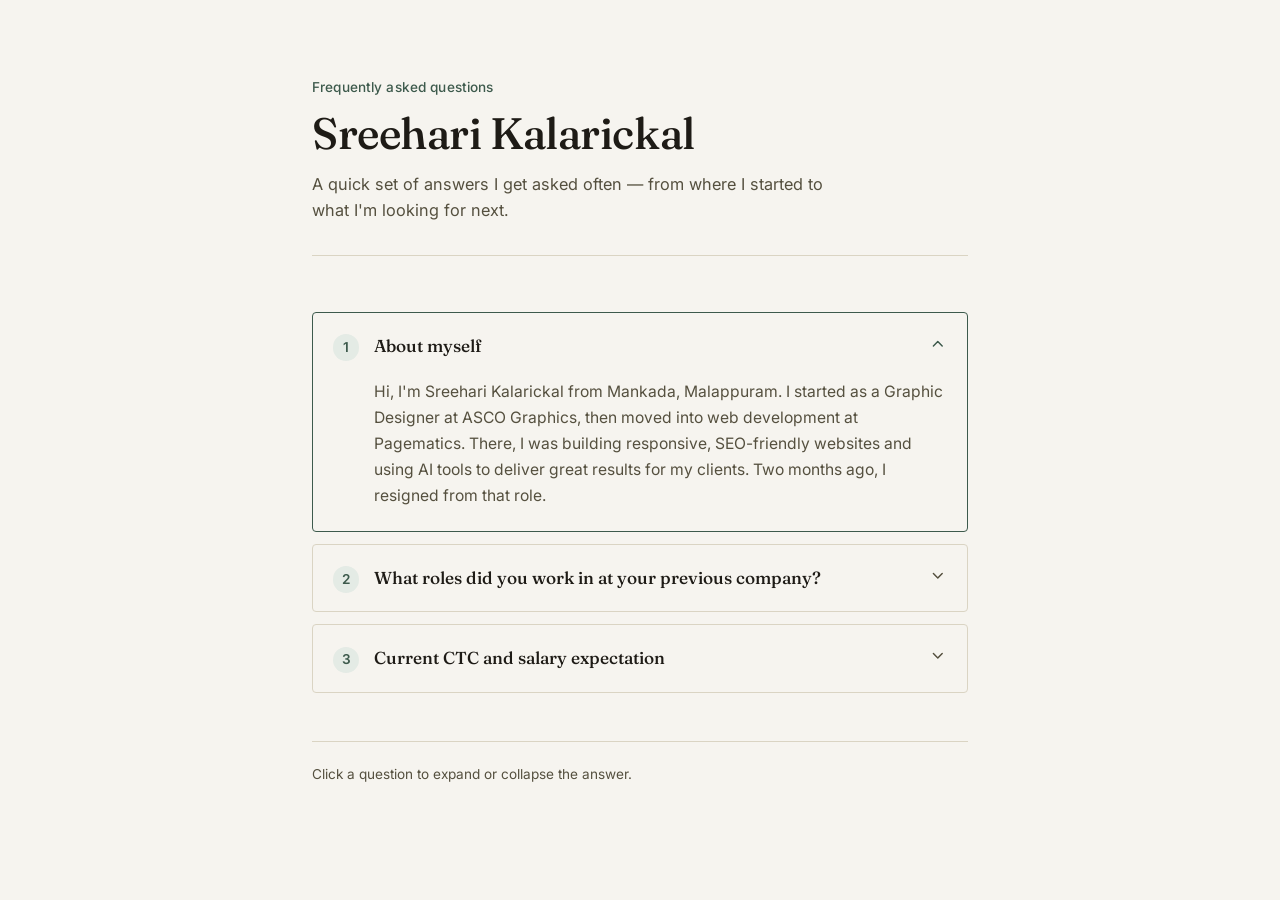
<file: interview.html>
<!DOCTYPE html>
<html lang="en">
<head>
<meta charset="UTF-8">
<meta name="viewport" content="width=device-width, initial-scale=1, viewport-fit=cover">
<title>Sreehari Kalarickal — FAQ</title>
<link rel="preconnect" href="https://fonts.googleapis.com">
<link rel="preconnect" href="https://fonts.gstatic.com" crossorigin>
<link href="https://fonts.googleapis.com/css2?family=Fraunces:opsz,wght@9..144,400;9..144,500;9..144,600&family=Inter:wght@400;500;600&display=swap" rel="stylesheet">
<style>
  :root {
    --paper: #F6F4EF;
    --ink: #1E1B16;
    --ink-soft: #55503F;
    --line: #DAD4C3;
    --accent: #3D5A4C;
    --accent-soft: #E4EBE5;
    box-sizing: border-box;
    padding-top: env(safe-area-inset-top, 0px);
    padding-bottom: env(safe-area-inset-bottom, 0px);
  }
  *, *::before, *::after { box-sizing: inherit; }

  @media (prefers-color-scheme: dark) {
    :root:not([data-theme="light"]) {
      --paper: #17160F;
      --ink: #EDE8DC;
      --ink-soft: #B3AC98;
      --line: #34321F;
      --accent: #86B39B;
      --accent-soft: #22281F;
    }
  }
  :root[data-theme="dark"] {
    --paper: #17160F;
    --ink: #EDE8DC;
    --ink-soft: #B3AC98;
    --line: #34321F;
    --accent: #86B39B;
    --accent-soft: #22281F;
  }

  html { scroll-padding-top: env(safe-area-inset-top, 0px); }

  body {
    margin: 0;
    background: var(--paper);
    color: var(--ink);
    font-family: 'Inter', -apple-system, BlinkMacSystemFont, sans-serif;
    -webkit-font-smoothing: antialiased;
    min-height: 100%;
  }

  .wrap {
    max-width: 720px;
    margin: 0 auto;
    padding: clamp(2.5rem, 6vw, 5rem) clamp(1.25rem, 5vw, 2rem) 5rem;
  }

  header {
    margin-bottom: clamp(2.5rem, 5vw, 3.5rem);
    border-bottom: 1px solid var(--line);
    padding-bottom: 2rem;
  }

  .kicker {
    font-size: 0.85rem;
    color: var(--accent);
    font-weight: 500;
    letter-spacing: 0.01em;
    margin: 0 0 0.6rem;
  }

  h1 {
    font-family: 'Fraunces', Georgia, serif;
    font-weight: 500;
    font-size: clamp(2rem, 5vw, 2.75rem);
    line-height: 1.15;
    margin: 0 0 0.75rem;
    letter-spacing: -0.01em;
  }

  header p {
    color: var(--ink-soft);
    font-size: 1.02rem;
    line-height: 1.6;
    max-width: 55ch;
    margin: 0;
  }

  .faq-list {
    display: flex;
    flex-direction: column;
    gap: 0.75rem;
  }

  details {
    border: 1px solid var(--line);
    border-radius: 4px;
    background: transparent;
    overflow: hidden;
    transition: border-color 0.2s ease;
  }

  details[open] {
    border-color: var(--accent);
  }

  summary {
    list-style: none;
    cursor: pointer;
    padding: 1.15rem 1.25rem;
    display: flex;
    align-items: baseline;
    gap: 0.9rem;
    font-family: 'Fraunces', Georgia, serif;
    font-size: 1.08rem;
    font-weight: 500;
    line-height: 1.4;
  }

  summary::-webkit-details-marker { display: none; }

  .q-num {
    flex: 0 0 auto;
    color: var(--accent);
    font-family: 'Inter', sans-serif;
    font-size: 0.85rem;
    font-weight: 600;
    background: var(--accent-soft);
    border-radius: 50%;
    width: 1.65rem;
    height: 1.65rem;
    display: flex;
    align-items: center;
    justify-content: center;
    margin-top: 0.1rem;
  }

  .q-text { flex: 1; }

  .chev {
    flex: 0 0 auto;
    width: 1.1rem;
    height: 1.1rem;
    color: var(--ink-soft);
    transition: transform 0.25s ease;
    margin-top: 0.2rem;
  }

  details[open] .chev { transform: rotate(180deg); color: var(--accent); }

  .answer {
    padding: 0 1.25rem 1.4rem calc(1.25rem + 1.65rem + 0.9rem);
    color: var(--ink-soft);
    font-size: 0.98rem;
    line-height: 1.65;
    max-width: 62ch;
  }

  @media (max-width: 480px) {
    .answer { padding-left: 1.25rem; }
  }

  summary:focus-visible,
  details:focus-within {
    outline: 2px solid var(--accent);
    outline-offset: 2px;
  }

  @media (prefers-reduced-motion: reduce) {
    .chev, details { transition: none; }
  }

  footer {
    margin-top: 3rem;
    padding-top: 1.5rem;
    border-top: 1px solid var(--line);
    font-size: 0.85rem;
    color: var(--ink-soft);
  }
</style>
</head>
<body>
  <div class="wrap">
    <header>
      <p class="kicker">Frequently asked questions</p>
      <h1>Sreehari Kalarickal</h1>
      <p>A quick set of answers I get asked often — from where I started to what I'm looking for next.</p>
    </header>

    <div class="faq-list">
      <details open>
        <summary>
          <span class="q-num">1</span>
          <span class="q-text">About myself</span>
          <svg class="chev" viewBox="0 0 24 24" fill="none" stroke="currentColor" stroke-width="2" stroke-linecap="round" stroke-linejoin="round"><polyline points="6 9 12 15 18 9"></polyline></svg>
        </summary>
        <div class="answer">
          Hi, I'm Sreehari Kalarickal from Mankada, Malappuram. I started as a Graphic Designer at ASCO Graphics, then moved into web development at Pagematics. There, I was building responsive, SEO-friendly websites and using AI tools to deliver great results for my clients. Two months ago, I resigned from that role.
        </div>
      </details>

      <details>
        <summary>
          <span class="q-num">2</span>
          <span class="q-text">What roles did you work in at your previous company?</span>
          <svg class="chev" viewBox="0 0 24 24" fill="none" stroke="currentColor" stroke-width="2" stroke-linecap="round" stroke-linejoin="round"><polyline points="6 9 12 15 18 9"></polyline></svg>
        </summary>
        <div class="answer">
          At Pagematics, I focused on creating responsive and SEO-friendly websites using HTML, CSS, Javascript and Bootstrap. Additionally, my work included video editing, crafting banner designs, and developing UI layouts for apps using Figma and Adobe XD, while collaborating closely with back-end developers.
        </div>
      </details>

      <details>
        <summary>
          <span class="q-num">3</span>
          <span class="q-text">Current CTC and salary expectation</span>
          <svg class="chev" viewBox="0 0 24 24" fill="none" stroke="currentColor" stroke-width="2" stroke-linecap="round" stroke-linejoin="round"><polyline points="6 9 12 15 18 9"></polyline></svg>
        </summary>
        <div class="answer">
          My current CTC is 5 lakhs. Based on my skills and the role requirements, I am expecting a CTC of at least 7 lakhs, though I am open to discussing this further depending on the complete compensation package.
        </div>
      </details>
    </div>

    <footer>
      Click a question to expand or collapse the answer.
    </footer>
  </div>
</body>
</html>
</file>
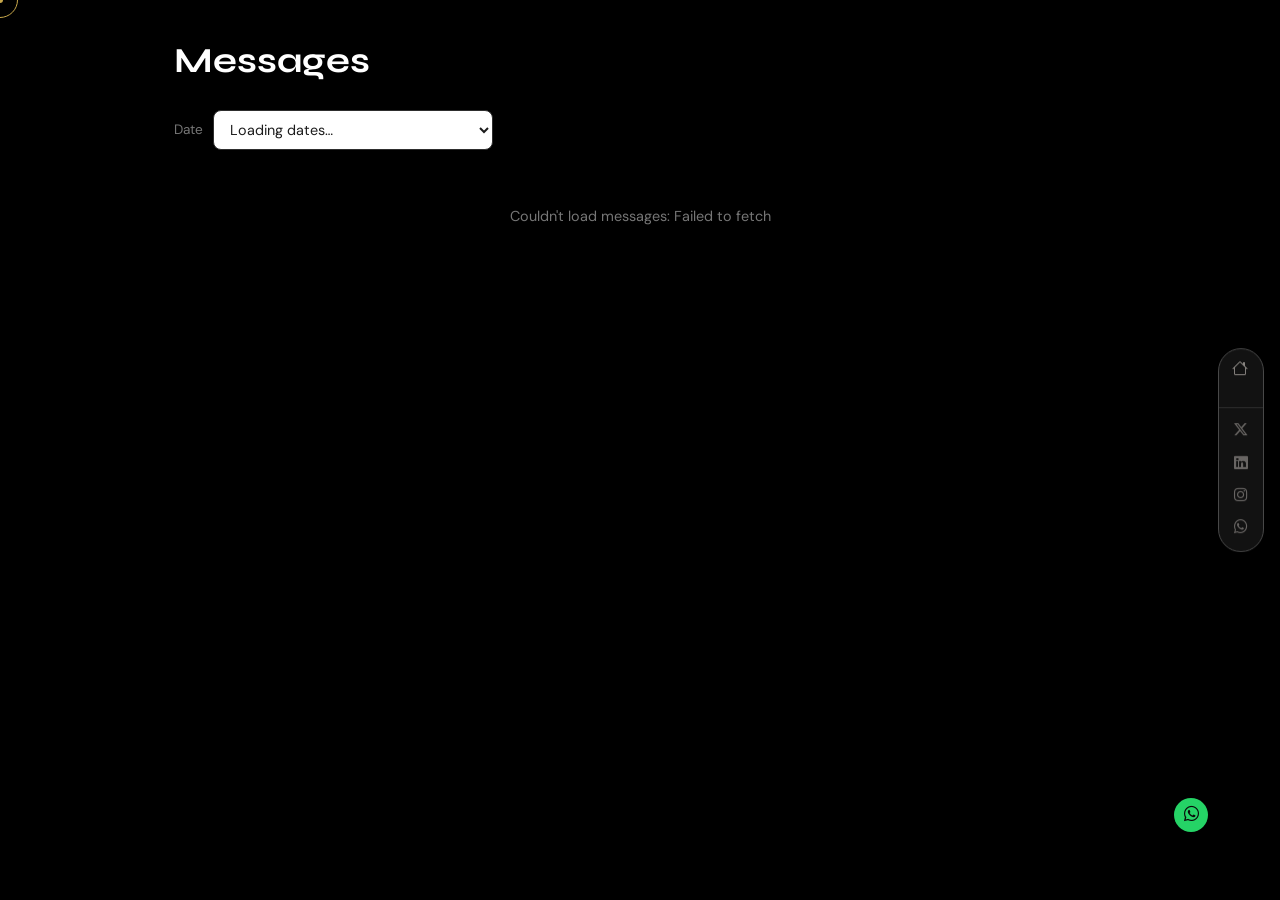
<file: messages.html>
<!DOCTYPE html>
<html lang="en">
<head>
  <meta charset="UTF-8" />
  <meta name="viewport" content="width=device-width, initial-scale=1.0" />
  <meta http-equiv="X-UA-Compatible" content="IE=edge" />
  <title>Best Web Designer in Kerala | Sreehari Kalarickal — Web Developer &amp; Graphic Designer</title>
  <meta name="description" content="Sreehari Kalarickal is a top-rated web designer in Kerala, India — 7+ years building responsive websites, UI/UX and branding for clients in Malappuram, Kozhikode, Kochi and across Kerala. View portfolio & get a free quote." />
  <meta name="keywords" content="best web designer in Kerala, web designer Kerala, web development company Kerala, website design Malappuram, freelance web developer Kerala, UI UX designer Kerala, graphic designer Malappuram, portfolio website designer India, Sreehari Kalarickal, designerhari, front-end developer Kerala, Bootstrap developer India, Figma designer, Adobe XD designer" />
  <meta name="author" content="Sreehari Kalarickal" />
  <meta name="robots" content="index, follow, max-snippet:-1, max-image-preview:large, max-video-preview:-1" />
  <meta name="geo.region" content="IN-KL" />
  <meta name="geo.placename" content="Malappuram, Kerala, India" />
  <meta name="geo.position" content="11.0510;76.0711" />
  <meta name="ICBM" content="11.0510, 76.0711" />
  <link rel="canonical" href="https://www.sreeharikalarickal.com/" />
  <link rel="alternate" hreflang="en-in" href="https://www.sreeharikalarickal.com/" />
  <link rel="sitemap" type="application/xml" href="/sitemap.xml" />
  <meta property="og:type"        content="website" />
  <meta property="og:url"         content="https://www.sreeharikalarickal.com/" />
  <meta property="og:title"       content="Best Web Designer in Kerala | Sreehari Kalarickal" />
  <meta property="og:description" content="Top-rated web designer & developer in Kerala — modern, responsive, user-friendly websites and branding for businesses across Malappuram, Kozhikode & Kochi." />
  <meta property="og:image"       content="https://www.sreeharikalarickal.com/assets/img/profile-img.jpg" />
  <meta property="og:image:width"  content="1200" />
  <meta property="og:image:height" content="1200" />
  <meta property="og:site_name"   content="sreeharikalarickal.com" />
  <meta property="og:locale"      content="en_IN" />
  <meta name="twitter:card"        content="summary_large_image" />
  <meta name="twitter:site"        content="@SreehariKalari1" />
  <meta name="twitter:title"       content="Best Web Designer in Kerala | Sreehari Kalarickal" />
  <meta name="twitter:description" content="Top-rated web designer & developer in Kerala, India — responsive websites, UI/UX and branding." />
  <meta name="twitter:image"       content="https://www.sreeharikalarickal.com/assets/img/profile-img.jpg" />
  <script type="application/ld+json">{"@context":"https://schema.org","@type":"Person","name":"Sreehari Kalarickal","alternateName":"DesignerHari","url":"https://www.sreeharikalarickal.com/","image":"https://www.sreeharikalarickal.com/assets/img/profile-img.jpg","sameAs":["https://www.linkedin.com/in/sreehari-kalarickal-6a5216248/","https://x.com/SreehariKalari1","https://www.instagram.com/sree_kalarickal/","https://www.facebook.com/sree8907222751"],"jobTitle":"Web Developer & Graphic Designer","description":"Best web designer in Kerala with 7+ years of experience building responsive websites, UI/UX design and brand identities for clients across India.","worksFor":{"@type":"Organization","name":"Pagematics"},"address":{"@type":"PostalAddress","addressLocality":"Malappuram","addressRegion":"Kerala","addressCountry":"IN"},"areaServed":[{"@type":"State","name":"Kerala"},{"@type":"Country","name":"India"}],"knowsAbout":["Web Design","Web Development","UI/UX Design","Graphic Design","Brand Identity","Figma","Adobe XD","Bootstrap"],"email":"sreehari.uiux@gmail.com","telephone":"+918907222751"}</script>
  <script type="application/ld+json">{"@context":"https://schema.org","@type":"ProfessionalService","name":"Sreehari Kalarickal — Web Design & Development","image":"https://www.sreeharikalarickal.com/assets/img/profile-img.jpg","url":"https://www.sreeharikalarickal.com/","priceRange":"₹₹","email":"sreehari.uiux@gmail.com","telephone":"+918907222751","address":{"@type":"PostalAddress","addressLocality":"Malappuram","addressRegion":"Kerala","addressCountry":"IN"},"geo":{"@type":"GeoCoordinates","latitude":"11.0510","longitude":"76.0711"},"areaServed":{"@type":"State","name":"Kerala"},"founder":{"@type":"Person","name":"Sreehari Kalarickal"},"sameAs":["https://www.linkedin.com/in/sreehari-kalarickal-6a5216248/","https://x.com/SreehariKalari1","https://www.instagram.com/sree_kalarickal/","https://www.facebook.com/sree8907222751"],"hasOfferCatalog":{"@type":"OfferCatalog","name":"Web Design & Development Services","itemListElement":[{"@type":"Offer","itemOffered":{"@type":"Service","name":"Web Development","description":"Fast, accessible, responsive websites using HTML5, CSS3, JavaScript and Bootstrap — from landing pages to complex web applications."}},{"@type":"Offer","itemOffered":{"@type":"Service","name":"UI / UX Design","description":"Intuitive, visually compelling interfaces using Adobe XD and Figma — wireframing, prototyping and complete design systems."}},{"@type":"Offer","itemOffered":{"@type":"Service","name":"Graphic Design","description":"Creative branding, logos, brochures, social media graphics and print materials."}},{"@type":"Offer","itemOffered":{"@type":"Service","name":"Mobile App UI","description":"Pixel-perfect mobile app interfaces for iOS and Android."}},{"@type":"Offer","itemOffered":{"@type":"Service","name":"Brand Identity","description":"Cohesive brand identities from naming and logo design to full visual guidelines."}},{"@type":"Offer","itemOffered":{"@type":"Service","name":"SEO-Ready Markup","description":"Semantic HTML, Open Graph tags, structured data and performance best practices."}}]}}</script>
  <script type="application/ld+json">{"@context":"https://schema.org","@type":"FAQPage","mainEntity":[{"@type":"Question","name":"Who is the best web designer in Kerala?","acceptedAnswer":{"@type":"Answer","text":"Sreehari Kalarickal is a Kerala-based web designer and front-end developer with 7+ years of experience, specialising in responsive websites, UI/UX design and brand identity for clients across Malappuram, Kozhikode, Kochi and the rest of Kerala."}},{"@type":"Question","name":"What web design services are offered in Kerala?","acceptedAnswer":{"@type":"Answer","text":"Services include custom web development, UI/UX design, graphic design, mobile app UI, brand identity design and SEO-ready website markup, delivered for small businesses, startups and personal brands across Kerala."}},{"@type":"Question","name":"How much does a website cost in Kerala?","acceptedAnswer":{"@type":"Answer","text":"Pricing depends on scope — a simple responsive one-page website costs less than a multi-page business site or web application. Contact Sreehari Kalarickal directly for a free, no-obligation quote based on your project requirements."}},{"@type":"Question","name":"Does Sreehari Kalarickal work with clients outside Kerala?","acceptedAnswer":{"@type":"Answer","text":"Yes. While based in Malappuram, Kerala, Sreehari Kalarickal works remotely with clients across India and internationally on web design, development and branding projects."}}]}</script>
  <script type="application/ld+json">{"@context":"https://schema.org","@type":"WebSite","name":"Sreehari Kalarickal — Web Developer & Graphic Designer","url":"https://www.sreeharikalarickal.com/","inLanguage":"en-IN","publisher":{"@type":"Person","name":"Sreehari Kalarickal"}}</script>
  <script type="application/ld+json">{"@context":"https://schema.org","@type":"BreadcrumbList","itemListElement":[{"@type":"ListItem","position":1,"name":"Home","item":"https://www.sreeharikalarickal.com/#hero"},{"@type":"ListItem","position":2,"name":"About","item":"https://www.sreeharikalarickal.com/#about"},{"@type":"ListItem","position":3,"name":"Skills","item":"https://www.sreeharikalarickal.com/#skills"},{"@type":"ListItem","position":4,"name":"Services","item":"https://www.sreeharikalarickal.com/#services"},{"@type":"ListItem","position":5,"name":"Resume","item":"https://www.sreeharikalarickal.com/#resume"},{"@type":"ListItem","position":6,"name":"Portfolio","item":"https://www.sreeharikalarickal.com/#portfolio"},{"@type":"ListItem","position":7,"name":"FAQ","item":"https://www.sreeharikalarickal.com/#faq"},{"@type":"ListItem","position":8,"name":"Contact","item":"https://www.sreeharikalarickal.com/#contact"}]}</script>
	<!-- Google tag (gtag.js) -->
<script async src="https://www.googletagmanager.com/gtag/js?id=G-GLDW9TCCEP"></script>
<script>
  window.dataLayer = window.dataLayer || [];
  function gtag(){dataLayer.push(arguments);}
  gtag('js', new Date());

  gtag('config', 'G-GLDW9TCCEP');
</script>
  <link rel="preconnect" href="https://fonts.googleapis.com" />
  <link rel="preconnect" href="https://fonts.gstatic.com" crossorigin />
  <link rel="preconnect" href="https://cdn.jsdelivr.net" crossorigin />

  <!-- Preload the LCP-critical profile photo so the browser fetches it immediately -->
  <link rel="preload" as="image" href="assets/img/sreehari-kalarickal-web-designer-profile-img.jpg" fetchpriority="high" />

  <!-- Critical, first-party CSS: kept render-blocking on purpose (tiny, and required for correct first paint / layout) -->
  <link rel="stylesheet" href="assets/css/styles.min.css" />

  <!-- Non-critical, third-party CSS: loaded without blocking render (preload + swap-to-stylesheet on load) -->
  <link rel="preload" as="style" href="https://fonts.googleapis.com/css2?family=Syne:wght@400;600;700;800&family=DM+Sans:ital,opsz,wght@0,9..40,300;0,9..40,400;0,9..40,500;1,9..40,300&display=swap" />
  <link rel="stylesheet" href="https://fonts.googleapis.com/css2?family=Syne:wght@400;600;700;800&family=DM+Sans:ital,opsz,wght@0,9..40,300;0,9..40,400;0,9..40,500;1,9..40,300&display=swap" media="print" onload="this.media='all';this.onload=null;" />

  <link rel="preload" as="style" href="https://cdn.jsdelivr.net/npm/bootstrap@5.3.3/dist/css/bootstrap.min.css" />
  <link rel="stylesheet" href="https://cdn.jsdelivr.net/npm/bootstrap@5.3.3/dist/css/bootstrap.min.css" media="print" onload="this.media='all';this.onload=null;" />

  <link rel="preload" as="style" href="https://cdn.jsdelivr.net/npm/bootstrap-icons@1.11.3/font/bootstrap-icons.min.css" />
  <link rel="stylesheet" href="https://cdn.jsdelivr.net/npm/bootstrap-icons@1.11.3/font/bootstrap-icons.min.css" media="print" onload="this.media='all';this.onload=null;" />
 <link rel="apple-touch-icon" href="assets/assets/img/favicon.png" />
  <link rel="icon" href="assets/img/favicon.png" type="image/png">
  <noscript>
    <link rel="stylesheet" href="https://fonts.googleapis.com/css2?family=Syne:wght@400;600;700;800&family=DM+Sans:ital,opsz,wght@0,9..40,300;0,9..40,400;0,9..40,500;1,9..40,300&display=swap" />
    <link rel="stylesheet" href="https://cdn.jsdelivr.net/npm/bootstrap@5.3.3/dist/css/bootstrap.min.css" />
    <link rel="stylesheet" href="https://cdn.jsdelivr.net/npm/bootstrap-icons@1.11.3/font/bootstrap-icons.min.css" />
  </noscript>
</head>
<body>

<!-- ══ CUSTOM CURSOR ══ -->
<div id="cur-outer"></div>
<div id="cur-inner"></div>

<!-- ══ AVAILABLE FOR WORK BADGE ══ -->
<a href="#contact" class="avail-badge" id="availBadge" aria-hidden="true" aria-label="Available for work — go to contact section">
  <img src="assets/img/sreehari-kalarickal-web-designer-profile-img.jpg" alt="" width="26" height="26" />
  <span class="avail-text"><span class="avail-dot"></span>Available for work</span>
</a>

<!-- ══ 3-PANEL LAYOUT ══ -->
<div style="display:flex">


  <!-- ────── MAIN CONTENT ────── -->
  <main id="main-content" role="main">

    <!-- HERO -->
    <section id="message">

      <style>
        #message{
          padding: 2.5rem 1.5rem 4rem;
          max-width: 980px;
          margin: 0 auto;
          font-family: 'DM Sans', system-ui, sans-serif;
          color: var(--tx, #1c1c1c);
        }
        #message .msg-head{
          display:flex;
          flex-wrap:wrap;
          align-items:flex-end;
          justify-content:space-between;
          gap:1rem;
          margin-bottom:1.75rem;
        }
        #message h1{
          font-family:'Syne', system-ui, sans-serif;
          font-weight:700;
          font-size:clamp(1.6rem, 3vw, 2.2rem);
          margin:0;
        }
        #message .msg-count{
          font-size:.85rem;
          color: var(--muted, #767676);
        }
        #message .msg-datepick{
          display:flex;
          align-items:center;
          gap:.6rem;
          margin-bottom:1.5rem;
        }
        #message .msg-datepick label{
          font-size:.85rem;
          color: var(--muted, #767676);
          white-space:nowrap;
        }
        #message select#dateSelect{
          flex:1;
          max-width:280px;
          padding:.55rem .75rem;
          border:1px solid var(--bdr, #e2e2e2);
          border-radius:8px;
          font-family:'DM Sans', system-ui, sans-serif;
          font-size:.9rem;
          background:#fff;
          color:inherit;
        }
        #message .msg-list{
          display:flex;
          flex-direction:column;
          gap:1rem;
		  color:#fff;
        }
        #message .msg-card{
          border:1px solid var(--bdr, #e2e2e2);
          border-radius:10px;
          padding:1.1rem 1.3rem;
        }
        #message .msg-card-top{
          display:flex;
          flex-wrap:wrap;
          justify-content:space-between;
          gap:.5rem;
          margin-bottom:.4rem;
        }
        #message .msg-name{
          font-weight:600;
          font-size:1rem;
        }
        #message .msg-time{
          font-size:.78rem;
          color: var(--muted, #767676);
        }
        #message .msg-subject{
          font-size:.9rem;
          font-weight:600;
          color: var(--g, #2f7a4f);
          margin-bottom:.35rem;
        }
        #message .msg-body{
          font-size:.92rem;
          line-height:1.55;
          margin-bottom:.6rem;
          white-space:pre-wrap;
        }
        #message .msg-meta{
          display:flex;
          flex-wrap:wrap;
          gap:.9rem;
          font-size:.8rem;
        }
        #message .msg-meta a{
          color: var(--g, #2f7a4f);
          text-decoration:none;
        }
        #message .msg-meta a:hover{ text-decoration:underline; }
        #message .msg-state{
          padding:2rem 0;
          text-align:center;
          color: var(--muted, #767676);
          font-size:.9rem;
        }
      </style>

      <div class="msg-head">
        <h1>Messages</h1>
        <span class="msg-count" id="msgCount"></span>
      </div>

      <div class="msg-datepick">
        <label for="dateSelect">Date</label>
        <select id="dateSelect" disabled>
          <option>Loading dates&hellip;</option>
        </select>
      </div>

      <div id="msgList" class="msg-list">
        <p class="msg-state">Loading messages&hellip;</p>
      </div>

    </section>

  
  </main>

  <!-- ────── RIGHT NAV — floating pill ────── -->
  <nav id="right-nav" aria-label="Section navigation">
    <!-- hamburger toggle at top -->
    <button class="ham" id="hamBtn" aria-label="Toggle navigation" aria-expanded="false">
       <ul class="rlist" role="list">
      <li><a href="https://sreeharikalarikkal.com"><span class="ricon"><i class="bi bi-house"></i></span><span class="rlabel">Home</span></a></li></ul>
    </button>
    <div class="rsocial">
      <a href="https://x.com/SreehariKalari1" target="_blank" rel="noopener" aria-label="Twitter"><i class="bi bi-twitter-x"></i></a>
      <a href="https://www.linkedin.com/in/sreehari-kalarickal-6a5216248/" target="_blank" rel="noopener" aria-label="LinkedIn"><i class="bi bi-linkedin"></i></a>
      <a href="https://www.instagram.com/sree_kalarickal/" target="_blank" rel="noopener" aria-label="Instagram"><i class="bi bi-instagram"></i></a>
      <a href="https://wa.me/message/SEU2JUA6NZS4H1" target="_blank" rel="noopener" aria-label="WhatsApp"><i class="bi bi-whatsapp"></i></a>
    </div>
  </nav>

</div><!-- /layout -->

<a href="https://wa.me/918907222751" id="wtsp" target="_blank" rel="noopener" aria-label="Chat on WhatsApp"><i class="bi bi-whatsapp"></i></a>
<a href="#hero" id="btt" aria-label="Back to top"><i class="bi bi-arrow-up"></i></a>

<script src="https://cdn.jsdelivr.net/npm/bootstrap@5.3.3/dist/js/bootstrap.bundle.min.js" defer></script>
<script src="assets/js/main.min.js" defer></script>
<script>
(function () {
  // Paste the "Web app" URL you get from Apps Script -> Deploy -> New deployment.
  var WEB_APP_URL = 'https://script.google.com/macros/s/AKfycbyNxezd0ETnCZ8t-WXlhJ4QIWcVMFtef7-vvE4t7sT4ph0bIt-W2xJSDl1V6WXX4tuxsg/exec';

  var dateSelect = document.getElementById('dateSelect');
  var msgList    = document.getElementById('msgList');
  var msgCount   = document.getElementById('msgCount');

  // Groups: { 'YYYY-MM-DD': [ record, record, ... ] }, plus a display label per key.
  var groups = {};
  var dateKeys = [];

  function parseTimestamp(raw) {
    // Handles both "yyyy-MM-dd HH:mm:ss" (from the script) and native Date-ish strings.
    var d = new Date(String(raw).replace(' ', 'T'));
    if (isNaN(d.getTime())) d = new Date(raw);
    return isNaN(d.getTime()) ? null : d;
  }

  function dateKeyFor(d) {
    var y = d.getFullYear();
    var m = String(d.getMonth() + 1).padStart(2, '0');
    var day = String(d.getDate()).padStart(2, '0');
    return y + '-' + m + '-' + day;
  }

  function dateLabelFor(d) {
    return d.toLocaleDateString(undefined, { weekday: 'short', year: 'numeric', month: 'short', day: 'numeric' });
  }

  function timeLabelFor(d) {
    return d.toLocaleTimeString(undefined, { hour: 'numeric', minute: '2-digit' });
  }

  function escapeHtml(str) {
    return String(str == null ? '' : str)
      .replace(/&/g, '&amp;').replace(/</g, '&lt;').replace(/>/g, '&gt;')
      .replace(/"/g, '&quot;').replace(/'/g, '&#39;');
  }

  function groupByDate(records) {
    var map = {};
    records.forEach(function (rec) {
      var raw = rec['Timestamp'];
      var d = raw ? parseTimestamp(raw) : null;
      var key = d ? dateKeyFor(d) : 'unknown';
      if (!map[key]) map[key] = { label: d ? dateLabelFor(d) : 'Unknown date', items: [] };
      map[key].items.push(Object.assign({}, rec, { _date: d }));
    });
    return map;
  }

  function populateDateSelect() {
    dateKeys = Object.keys(groups).sort(function (a, b) { return a < b ? 1 : -1; }); // newest first
    dateSelect.innerHTML = '';
    dateKeys.forEach(function (key) {
      var opt = document.createElement('option');
      opt.value = key;
      opt.textContent = groups[key].label + ' (' + groups[key].items.length + ')';
      dateSelect.appendChild(opt);
    });
    dateSelect.disabled = dateKeys.length === 0;
  }

  function renderMessagesForDate(key) {
    var group = groups[key];
    if (!group || !group.items.length) {
      msgList.innerHTML = '<p class="msg-state">No messages for this date.</p>';
      return;
    }

    var items = group.items.slice().sort(function (a, b) {
      if (!a._date || !b._date) return 0;
      return b._date - a._date; // newest first within the day
    });

    msgList.innerHTML = items.map(function (rec) {
      var name    = escapeHtml(rec['Name'] || 'Unknown');
      var email   = escapeHtml(rec['Email'] || '');
      var phone   = escapeHtml(rec['Phone Number'] || '');
      var subject = escapeHtml(rec['Subject'] || '');
      var body    = escapeHtml(rec['Message'] || '');
      var time    = rec._date ? timeLabelFor(rec._date) : '';

      return (
        '<article class="msg-card">' +
          '<div class="msg-card-top">' +
            '<span class="msg-name">' + name + '</span>' +
            '<span class="msg-time">' + time + '</span>' +
          '</div>' +
          (subject ? '<div class="msg-subject">' + subject + '</div>' : '') +
          '<div class="msg-body">' + body + '</div>' +
          '<div class="msg-meta">' +
            (email ? '<a href="mailto:' + email + '">' + email + '</a>' : '') +
            (phone ? '<a href="tel:' + phone + '">' + phone + '</a>' : '') +
          '</div>' +
        '</article>'
      );
    }).join('');
  }

  function updateCount() {
    var total = dateKeys.reduce(function (sum, key) { return sum + groups[key].items.length; }, 0);
    msgCount.textContent = total + (total === 1 ? ' message' : ' messages') + ' across ' + dateKeys.length + (dateKeys.length === 1 ? ' day' : ' days');
  }

  dateSelect.addEventListener('change', function () {
    renderMessagesForDate(dateSelect.value);
  });

  function loadMessages() {
    if (!WEB_APP_URL || WEB_APP_URL.indexOf('PASTE_YOUR') === 0) {
      msgList.innerHTML = '<p class="msg-state">Set WEB_APP_URL in the script to your deployed Apps Script web app URL.</p>';
      return;
    }

    fetch(WEB_APP_URL)
      .then(function (res) {
        if (!res.ok) throw new Error('Request failed: ' + res.status);
        return res.json();
      })
      .then(function (records) {
        if (records && records.error) throw new Error(records.error);
        groups = groupByDate(records || []);
        populateDateSelect();
        updateCount();
        if (dateKeys.length) {
          dateSelect.value = dateKeys[0];
          renderMessagesForDate(dateKeys[0]);
        } else {
          msgList.innerHTML = '<p class="msg-state">No messages yet.</p>';
        }
      })
      .catch(function (err) {
        msgList.innerHTML = '<p class="msg-state">Couldn\'t load messages: ' + escapeHtml(err.message) + '</p>';
      });
  }

  loadMessages();
})();
</script>
<script>
(function(){
  var progressBar = document.getElementById('sbProgressBar');
  var availBadge  = document.getElementById('availBadge');
  function onScroll(){
    var scrollTop  = window.scrollY || document.documentElement.scrollTop;
    var docHeight  = document.documentElement.scrollHeight - window.innerHeight;
    var pct = docHeight > 0 ? (scrollTop / docHeight) * 100 : 0;
    if (progressBar) progressBar.style.width = pct + '%';
    document.documentElement.style.setProperty('--scroll-pct', pct);
    if (availBadge){
      var show = scrollTop > 260;
      availBadge.classList.toggle('show', show);
      availBadge.setAttribute('aria-hidden', show ? 'false' : 'true');
    }
  }
  window.addEventListener('scroll', onScroll, {passive:true});
  window.addEventListener('resize', onScroll);
  onScroll();
})();
</script>
</body>
</html>
</file>
<file: assets/css/styles.min.css>
:root{--bs-heading-color: #fff !important;--bs-body-color: #969696 !important;background-color: black !important;--t3: #686563 !important;--dk:#0a0a0a;--d:#111;--cb:#181818;--bdr:#2e2e2e;--g:#c8a84b;--gl:#e2c97e;--gd:rgba(200,168,75,.13);--t1:#f0ede8;--t2:#888480;--t3:#484440;--ffd:'Syne',sans-serif;--ffb:'DM Sans',sans-serif;--ease:cubic-bezier(.25,.46,.45,.94);--dur:.36s;--r:30px;--sw:270px;--nc:62px;--no:220px;--nav-pill-w:46px}*,::after,::before{box-sizing:border-box;margin:0;padding:0}html{scroll-behavior:smooth;overflow-x:hidden;width:100%}body{background:var(--dk);color:var(--t1);font-family:var(--ffb);font-weight:300;line-height:1.7;overflow-x:hidden;width:100%;max-width:100vw}img{max-width:100%;display:block}body {background: #000 !important;}#main-content{min-width:0;width:100%}a{text-decoration:none;color:inherit}::selection{background:var(--g);color:var(--dk)}::-webkit-scrollbar{width:3px}::-webkit-scrollbar-track{background:var(--dk)}::-webkit-scrollbar-thumb{background:var(--g);border-radius:2px}#about,#contact,#hero,#portfolio,#faq,#resume,#services,#skills,body{background:var(--d)}#sidebar{width:var(--sw);position:fixed;top:50%;left:20px;transform:translateY(-50%);z-index:200;background:rgba(20,20,20,.92);backdrop-filter:blur(14px);-webkit-backdrop-filter:blur(14px);border:1px solid #484848;border-radius:var(--r);display:flex;flex-direction:column;align-items:center;padding:1.8rem 1.5rem 1.4rem;overflow-y:auto;scrollbar-width:none;max-height:calc(100vh - 40px)}#sidebar::-webkit-scrollbar{display:none}#about,#contact,#hero,#portfolio,#resume,#services,#skills,footer{padding-left:calc(var(--sw) + 30px);padding-right:calc(var(--nav-pill-w) + 24px)}#right-nav{position:fixed;top:50%;right:16px;transform:translateY(-50%);z-index:200;width:var(--nav-pill-w);background:rgba(20,20,20,.92);backdrop-filter:blur(14px);-webkit-backdrop-filter:blur(14px);border:1px solid #484848;border-radius:var(--r);display:flex;flex-direction:column;align-items:center;overflow:hidden;transition:width var(--dur) var(--ease),border-radius var(--dur) var(--ease);padding:.5rem 0}#right-nav.open{width:var(--no);border-radius:var(--r);align-items:flex-start}.ham{width:var(--nav-pill-w);min-width:var(--nav-pill-w);height:40px;display:flex;align-items:center;justify-content:center;background:0;border:none;color:var(--t2);font-size:1.15rem;cursor:pointer;flex-shrink:0;transition:color var(--dur);margin-bottom:.3rem}.ham:hover{color:var(--g)}#right-nav.open .ham{width:100%;justify-content:flex-end;padding-right:.9rem}.rlist{list-style:none;width:100%;overflow:hidden;scrollbar-width:none;padding:0}.rlist::-webkit-scrollbar{display:none}.rlist li{width:100%}.rlist li a{display:flex;align-items:center;color:var(--t2);font-size:.7rem;font-weight:400;letter-spacing:.1em;text-transform:uppercase;white-space:nowrap;overflow:hidden;transition:color var(--dur),background var(--dur);padding:.55rem 0;width:100%}.rlist li a.active,.rlist li a:hover{color:var(--g)}.rlist li a.active .ricon{position:relative}.rlist li a.active .ricon::after{content:'';position:absolute;right:6px;top:50%;transform:translateY(-50%);width:4px;height:4px;border-radius:50%;background:var(--g)}.ricon{min-width:var(--nav-pill-w);width:var(--nav-pill-w);display:flex;align-items:center;justify-content:center;font-size:1rem;flex-shrink:0}.rlabel{opacity:0;transform:translateX(-6px);transition:opacity .2s ease,transform .2s ease;pointer-events:none;font-size:.72rem}#right-nav.open .rlabel{opacity:1;transform:translateX(0)}.rsocial{width:100%;padding:.6rem 0 .2rem;border-top:1px solid var(--bdr);display:flex;flex-direction:column;align-items:center;gap:.45rem;margin-top:.3rem}#right-nav.open .rsocial{flex-direction:row;flex-wrap:wrap;padding:.6rem .6rem .2rem;gap:.5rem;justify-content:flex-start}.rsocial a{color:var(--t3);font-size:.85rem;transition:color var(--dur);padding:.15rem}.rsocial a:hover{color:var(--g)}.sb-toprow{display:flex;flex-direction:column;align-items:flex-start;width:100%;gap:.3rem;margin-bottom:1.3rem}.sb-brand{font-family:var(--ffd);font-weight:800;font-size:1.15rem;letter-spacing:-.02em;color:var(--t1);display:flex;align-items:center;gap:.3rem;white-space:nowrap}.sb-brand span{color:var(--g)}.sb-badge{width:16px;height:16px;border:1px solid var(--bdr);border-radius:50%;display:flex;align-items:center;justify-content:center;font-size:.44rem;color:var(--t3);flex-shrink:0}.sb-role{font-size:.62rem;letter-spacing:.1em;text-transform:uppercase;color:var(--t2);white-space:nowrap}.sb-photo{width:100%;border-radius:var(--r);position:relative;aspect-ratio:1}.sb-photo::before{content:'';position:absolute;inset:-4px;z-index:1;border-radius:calc(var(--r) + 4px);padding:3px;background:conic-gradient(from 0deg,var(--g) calc(var(--scroll-pct,0) * 3.6deg),var(--gl) calc(var(--scroll-pct,0) * 3.6deg + 2deg),var(--bdr) calc(var(--scroll-pct,0) * 3.6deg + 2deg));-webkit-mask:linear-gradient(#000 0 0) content-box,linear-gradient(#000 0 0);-webkit-mask-composite:xor;mask-composite:exclude;pointer-events:none;transition:background .12s linear}.sb-photo-inner{position:relative;z-index:2;width:100%;height:100%;border-radius:var(--r);overflow:hidden;filter:grayscale(1) contrast(1.05);transition:filter .5s}.sb-photo:hover .sb-photo-inner{filter:grayscale(.1)}.sb-photo-inner img{width:100%;height:100%;object-fit:cover}.sb-email{margin-top:1rem;text-align:center;font-size:.75rem;color:var(--t2)}.sb-email a{color:var(--t2);transition:color var(--dur)}.sb-email a:hover{color:var(--g)}.sb-loc{font-size:.72rem;color:var(--t2);text-align:center;margin-top:.18rem}.sb-copy{font-size:.58rem;color:var(--t3);text-align:center;margin-top:.6rem}.sb-soc{display:flex;gap:.4rem;justify-content:center;margin-top:.75rem;flex-wrap:wrap}.sb-soc a{width:28px;height:28px;border:1px solid var(--bdr);border-radius:50%;display:flex;align-items:center;justify-content:center;color:var(--t3);font-size:.78rem;transition:all var(--dur)}.sb-soc a:hover{border-color:var(--g);color:var(--g);background:var(--gd)}.btn-hire{display:flex;align-items:center;justify-content:center;gap:.4rem;width:100%;background:var(--g);color:var(--dk);font-family:var(--ffb);font-size:.74rem;font-weight:500;letter-spacing:.1em;text-transform:uppercase;border:none;padding:.7rem;border-radius:var(--r);margin-top:1rem;cursor:pointer;transition:background var(--dur),transform var(--dur)}.btn-hire:hover{background:var(--gl);transform:translateY(-1px);color:var(--dk)}.gold{color:var(--g)}.slabel{font-size:.67rem;font-weight:500;letter-spacing:.2em;text-transform:uppercase;color:var(--g);display:inline-flex;align-items:center;gap:.5rem;margin-bottom:.85rem}.slabel::before{content:'';display:inline-block;width:1.6rem;height:1px;background:var(--g)}.stitle{font-family:var(--ffd);font-weight:700;font-size:clamp(1.75rem,3vw,2.65rem);letter-spacing:-.02em;line-height:1.1}.divline{height:1px;background:linear-gradient(to right,transparent,var(--bdr),transparent)}.csec{padding:5rem 3.2rem}.rv{opacity:0;transform:translateY(34px);transition:opacity .6s var(--ease),transform .6s var(--ease)}.rv.fl{transform:translateX(-34px)}.rv.fr{transform:translateX(34px)}.rv.on{opacity:1;transform:translate(0,0)}.hero-bg{position:absolute;inset:-6%;z-index:0;background:url('../img/sreehari-kalarickal-web-designer.jpg') center center/cover no-repeat;will-change:transform;animation:kenBurns 24s ease-in-out infinite alternate}@keyframes kenBurns{0%{transform:scale(1.08) translate(0,0)}33%{transform:scale(1.13) translate(-8px,5px)}66%{transform:scale(1.1) translate(6px,-4px)}100%{transform:scale(1.08) translate(-4px,3px)}}.hero-bg::before{content:'';position:absolute;inset:0;background:rgba(10,10,10,.7)}.hero-bg::after{content:'';position:absolute;inset:0;background:linear-gradient(105deg,rgba(10,10,10,.75) 0,rgba(10,10,10,.3) 55%,rgba(10,10,10,.5) 100%),linear-gradient(to bottom,rgba(10,10,10,.45) 0,transparent 35%,transparent 65%,rgba(10,10,10,.55) 100%)}#cur-outer{position:fixed;top:0;left:0;width:36px;height:36px;border:1.5px solid var(--g);border-radius:50%;pointer-events:none;z-index:9999;transform:translate(-50%,-50%);transition:width .3s var(--ease),height .3s var(--ease),border-color .3s ease,background .3s ease,opacity .3s ease;will-change:transform;mix-blend-mode:normal}#cur-inner{position:fixed;top:0;left:0;width:6px;height:6px;background:var(--g);border-radius:50%;pointer-events:none;z-index:9999;transform:translate(-50%,-50%);transition:width .15s ease,height .15s ease,background .2s ease;will-change:transform}body.cur-hover #cur-outer{width:52px;height:52px;background:rgba(200,168,75,.08);border-color:var(--gl)}body.cur-hover #cur-inner{width:4px;height:4px;background:var(--gl)}body.cur-click #cur-outer{width:28px;height:28px;background:rgba(200,168,75,.2)}@media(pointer:fine){*{cursor:none!important}}@media(pointer:coarse){#cur-inner,#cur-outer{display:none}}#hero{min-height:100vh;display:flex;flex-direction:column;justify-content:center;position:relative;overflow:hidden;padding-top:2rem;padding-bottom:2rem}#hero .csec{position:relative;z-index:2}.hglow{position:absolute;top:-160px;right:-80px;width:480px;height:480px;background:radial-gradient(circle,rgba(200,168,75,.07) 0,transparent 70%);pointer-events:none;z-index:1}.hbadge{display:inline-block;font-size:.67rem;font-weight:500;letter-spacing:.2em;text-transform:uppercase;color:var(--g);border:1px solid rgba(200,168,75,.3);padding:.32rem .85rem;border-radius:var(--r);margin-bottom:1.3rem}.htitle{font-family:var(--ffd);font-weight:800;font-size:clamp(2.5rem,4.8vw,4.6rem);line-height:1;letter-spacing:-.03em}.htitle .out{-webkit-text-stroke:1px var(--t2);color:transparent}.hsub{font-size:1.05rem;color:var(--t2);max-width:460px;line-height:1.85;margin-top:1.1rem}.hline{display:flex;align-items:center;gap:.5rem;margin-top:.8rem;font-size:.67rem;letter-spacing:.1em;text-transform:uppercase;color:var(--t3)}.hline::before{content:'';width:1.4rem;height:1px;background:var(--t3)}.hstats{display:flex;gap:2.2rem;margin-top:2rem;flex-wrap:wrap}.snum{font-family:var(--ffd);font-size:2.2rem;font-weight:700;color:var(--g);line-height:1}.slbl{font-size:.62rem;letter-spacing:.15em;text-transform:uppercase;color:var(--t3);margin-top:.22rem}.hctas{display:flex;gap:.8rem;margin-top:2rem;flex-wrap:wrap}.btn-g{font-family:var(--ffb);font-size:.74rem;font-weight:500;letter-spacing:.12em;text-transform:uppercase;background:var(--g);color:var(--dk);border:2px solid var(--g);padding:.72rem 1.5rem;border-radius:var(--r);transition:all var(--dur);display:inline-flex;align-items:center;gap:.4rem}.btn-g:hover{background:0;color:var(--g);transform:translateY(-2px)}.btn-o{font-family:var(--ffb);font-size:.74rem;font-weight:500;letter-spacing:.12em;text-transform:uppercase;background:0;color:var(--t2);border:2px solid var(--bdr);padding:.72rem 1.5rem;border-radius:var(--r);transition:all var(--dur);display:inline-flex;align-items:center;gap:.4rem}.btn-o:hover{border-color:var(--g);color:var(--g);transform:translateY(-2px)}.spin-wrap{position:absolute;bottom:2rem;right:2.5rem;width:105px;height:105px;display:flex;align-items:center;justify-content:center;cursor:pointer}.spin-wrap svg{position:absolute;inset:0;width:100%;height:100%;animation:rot 13s linear infinite}@keyframes rot{to{transform:rotate(360deg)}}.spin-arr{font-size:1rem;color:var(--t2);transition:color var(--dur)}.spin-wrap:hover .spin-arr{color:var(--g)}.aimg{position:relative}.aimg img{width:100%;filter:grayscale(.35);transition:filter .5s;border-radius:var(--r)}.aimg:hover img{filter:grayscale(0)}.aimg::after{content:'';position:absolute;bottom:-9px;right:-9px;width:52%;height:52%;border:1px solid var(--g);border-radius:var(--r);z-index:-1}.atitle{font-family:var(--ffd);font-weight:700;font-size:clamp(1.8rem,3vw,2.6rem);line-height:1.1;letter-spacing:-.02em}.alead{font-size:1rem;color:var(--t2);line-height:1.85;margin-top:.85rem}.igrid{display:grid;grid-template-columns:1fr 1fr;gap:.85rem;margin-top:1.7rem}.ilbl{font-size:.6rem;letter-spacing:.15em;text-transform:uppercase;color:var(--t3)}.ival{font-size:.86rem;color:var(--t1);margin-top:.12rem}.ival a{color:var(--g)}.adv-grid{display:flex;flex-wrap:wrap;gap:1.5rem;margin-top:2.5rem}.adv-card{display:flex;flex-direction:column;align-items:center;gap:.55rem;cursor:default}.adv-oval{width:140px;height:168px;border:1px solid var(--bdr);border-radius:80px;background:rgba(24,24,24,.7);display:flex;flex-direction:column;align-items:center;justify-content:center;gap:.5rem;transition:border-color var(--dur),transform var(--dur),background var(--dur);position:relative;overflow:hidden}.adv-oval::before{content:'';position:absolute;inset:0;border-radius:80px;background:radial-gradient(ellipse at center,rgba(200,168,75,.08) 0,transparent 70%);opacity:0;transition:opacity var(--dur)}.adv-card:hover .adv-oval{border-color:rgba(200,168,75,.5);transform:translateY(-6px);background:rgba(30,28,22,.9)}.adv-card:hover .adv-oval::before{opacity:1}.adv-icon{width:50px;height:50px;display:flex;align-items:center;justify-content:center;font-size:2rem}.adv-icon img{width:40px;height:40px;object-fit:contain}.adv-pct{font-family:var(--ffd);font-size:1.3rem;font-weight:700;color:var(--g);line-height:1}.adv-name{font-size:.68rem;font-weight:400;letter-spacing:.08em;text-transform:uppercase;color:var(--t2);text-align:center;margin-top:.05rem}.svc{background:var(--cb);border:1px solid var(--bdr);padding:1.7rem;height:100%;position:relative;overflow:hidden;border-radius:var(--r);transition:border-color var(--dur),transform var(--dur)}.svc::after{content:'';position:absolute;bottom:0;left:0;right:0;height:2px;background:var(--g);transform:scaleX(0);transform-origin:left;transition:transform var(--dur)}.svc:hover{border-color:rgba(200,168,75,.28);transform:translateY(-4px)}.svc:hover::after{transform:scaleX(1)}.svn{position:absolute;top:1.1rem;right:1.1rem;font-family:var(--ffd);font-size:2.6rem;font-weight:800;color:rgba(200,168,75,.05);line-height:1;pointer-events:none}.svi{font-size:1.7rem;color:var(--g);margin-bottom:.9rem}.svt{font-family:var(--ffd);font-weight:700;font-size:.96rem;margin-bottom:.55rem}.svd{font-size:.81rem;color:var(--t2);line-height:1.8}.rctitle{font-size:.7rem;font-weight:500;letter-spacing:.14em;text-transform:uppercase;color:var(--t2);margin-bottom:1.3rem;display:flex;align-items:center;gap:.45rem}.rctitle i{color:var(--g)}.tli{position:relative;padding-left:1.3rem;padding-bottom:2rem;border-left:1px solid var(--bdr)}.tli:last-child{padding-bottom:0;border-left-color:transparent}.tld{position:absolute;left:-4px;top:4px;width:8px;height:8px;border:2px solid var(--g);background:var(--d);border-radius:50%}.tldt{font-size:.62rem;letter-spacing:.12em;text-transform:uppercase;color:var(--g);margin-bottom:.28rem}.tlt{font-family:var(--ffd);font-weight:700;font-size:.92rem}.tlp{font-size:.72rem;color:var(--t3);margin-top:.12rem;font-style:italic}.tldesc{font-size:.92rem;color:var(--t2);margin-top:.65rem;line-height:1.75}.tldesc li{margin-bottom:.22rem}.btn-dl{display:inline-flex;align-items:center;gap:.4rem;font-size:.7rem;font-weight:500;letter-spacing:.1em;text-transform:uppercase;color:var(--g);border:1px solid rgba(200,168,75,.28);padding:.5rem 1rem;border-radius:var(--r);background:0;transition:all var(--dur)}.btn-dl:hover{background:var(--gd);border-color:var(--g);color:var(--g)}.fbts{display:flex;gap:.38rem;flex-wrap:wrap;margin-bottom:1.8rem}.fbt{font-size:.65rem;font-weight:500;letter-spacing:.15em;text-transform:uppercase;border:1px solid var(--bdr);background:0;color:var(--t3);padding:.32rem .85rem;border-radius:var(--r);cursor:pointer;transition:all var(--dur)}.fbt.active,.fbt:hover{border-color:var(--g);color:var(--g);background:var(--gd)}.pi{position:relative;overflow:hidden;background:var(--cb);border:1px solid var(--bdr);border-radius:var(--r);cursor:pointer;margin-bottom:.8rem}.pi img{width:100%;aspect-ratio:4/3;object-fit:cover;display:block;filter:grayscale(.2);transition:transform .5s ease,filter .42s ease;border-radius:var(--r)}.pi:hover img{transform:scale(1.06);filter:grayscale(0)}.pov{position:absolute;inset:0;background:linear-gradient(to top,rgba(10,10,10,.88) 0,transparent 60%);border-radius:var(--r);opacity:0;transition:opacity var(--dur);display:flex;align-items:flex-end;padding:1.1rem}.pi:hover .pov{opacity:1}.ptag{font-size:.58rem;letter-spacing:.15em;text-transform:uppercase;color:var(--g)}.pname{font-family:var(--ffd);font-size:.9rem;font-weight:700;margin-top:.18rem}.faq-list{max-width:780px;margin:0 auto}.faq-item{background:var(--cb);border:1px solid var(--bdr);border-radius:var(--r);margin-bottom:.8rem;overflow:hidden;transition:border-color var(--dur)}.faq-item:hover{border-color:rgba(200,168,75,.28)}.faq-q{width:100%;display:flex;align-items:center;justify-content:space-between;gap:1rem;background:0;border:none;color:var(--t1);text-align:left;font-family:var(--ffd);font-weight:700;font-size:.92rem;padding:1.15rem 1.4rem;cursor:pointer}.faq-ic{color:var(--g);font-size:1rem;flex-shrink:0;transition:transform var(--dur)}.faq-item.open .faq-ic{transform:rotate(45deg)}.faq-a{max-height:0;overflow:hidden;transition:max-height var(--dur) var(--ease)}.faq-a p{font-size:.95rem;color:var(--t2);line-height:1.8;padding:0 1.4rem 1.15rem}.ccard{background:var(--cb);border:1px solid var(--bdr);padding:2rem;height:100%;border-radius:var(--r)}.ci{display:flex;align-items:flex-start;gap:.85rem;padding:.95rem 0;border-bottom:1px solid var(--bdr)}.ci:last-of-type{border-bottom:none}.cico{width:36px;height:36px;border:1px solid var(--bdr);border-radius:50%;display:flex;align-items:center;justify-content:center;color:var(--g);font-size:.9rem;flex-shrink:0}.clbl{font-size:.58rem;letter-spacing:.15em;text-transform:uppercase;color:var(--t3)}.cval{font-size:.85rem;color:var(--t1);margin-top:.12rem}.cval a{color:var(--t1);transition:color var(--dur)}.cval a:hover{color:var(--g)}.flbl{font-size:.58rem;letter-spacing:.15em;text-transform:uppercase;color:var(--t3);margin-bottom:.38rem;display:block}.finp{background:rgba(255,255,255,.025);border:1px solid var(--bdr);color:var(--t1);font-family:var(--ffb);font-size:.84rem;padding:.68rem .88rem;width:100%;outline:0;border-radius:var(--r);transition:border-color var(--dur),background var(--dur)}.finp::placeholder{color:var(--t3)}.finp:focus{border-color:var(--g);background:rgba(200,168,75,.025)}textarea.finp{resize:vertical;min-height:116px;border-radius:20px}.fsend{width:100%;background:var(--g);color:var(--dk);font-family:var(--ffb);font-size:.73rem;font-weight:500;letter-spacing:.12em;text-transform:uppercase;border:none;padding:.8rem 1.4rem;border-radius:var(--r);cursor:pointer;display:flex;align-items:center;justify-content:center;gap:.42rem;transition:background var(--dur),transform var(--dur)}.fsend:hover{background:var(--gl);transform:translateY(-1px)}footer{background:var(--dk);border-top:1px solid var(--bdr);display:flex;flex-wrap:wrap;align-items:center;justify-content:space-between;gap:.9rem}.fbrand{font-family:var(--ffd);font-weight:800;font-size:.9rem;color:var(--t1)}.fbrand span{color:var(--g)}.flinks{display:flex;flex-wrap:wrap;justify-content:center;gap:.6rem 1.2rem;list-style:none}.flinks a{font-size:.65rem;letter-spacing:.1em;text-transform:uppercase;color:var(--t3);transition:color var(--dur)}.flinks a:hover{color:var(--g)}.fcopy{font-size:.7rem;color:var(--t3)}#btt{position:fixed;bottom:1.4rem;right:calc(var(--nav-pill-w) + 26px);width:34px;height:34px;background:var(--g);color:var(--dk);display:flex;align-items:center;justify-content:center;font-size:.88rem;border-radius:50%;z-index:300;opacity:0;pointer-events:none;transition:opacity var(--dur),transform var(--dur),right var(--dur) var(--ease)}#btt.on{opacity:1;pointer-events:all}#btt:hover{transform:translateY(-2px);color:var(--dk)}body.nav-open #btt{right:calc(var(--no) + 22px)}#wtsp{position:fixed;bottom:calc(1.4rem + 46px);right:calc(var(--nav-pill-w) + 26px);width:34px;height:34px;background:#25d366;color:#0a0a0a;display:flex;align-items:center;justify-content:center;font-size:.95rem;border-radius:50%;z-index:300;box-shadow:0 4px 14px rgba(0,0,0,.35);transition:transform var(--dur),right var(--dur) var(--ease)}#wtsp:hover{transform:translateY(-2px)}body.nav-open #wtsp{right:calc(var(--no) + 22px)}@media(max-width:1199px){:root{--sw:240px}}@media(max-width:991px){:root{--sw:210px}.igrid{grid-template-columns:1fr}.aimg::after{display:none}}@media(max-width:767px){:root{--sw:0}.rv.fl,.rv.fr{transform:translateY(20px)}#sidebar{left:0;top:50px;transform:none;width:260px;height:calc(100vh - 50px);border-radius:0 var(--r) var(--r) 0;box-shadow:4px 0 20px rgba(0,0,0,.5);opacity:0;pointer-events:none;transition:opacity var(--dur) var(--ease),transform var(--dur) var(--ease);transform:translateX(-100%);max-height:calc(100vh - 50px)}#sidebar.on{opacity:1;pointer-events:all;transform:translateX(0);z-index:999}#main-content{margin-left:0;margin-right:0}#right-nav{display:none}#mob-bar{display:flex!important}.csec{padding:3.5rem 1.4rem}footer{padding:1.3rem 1.4rem}#btt{right:.9rem}#wtsp{right:.9rem}#about,#contact,#hero,#portfolio,#resume,#services,#skills,footer{padding-left:40px;padding-right:calc(var(--nav-pill-w) + 0px)}}@media(max-width:575px){footer{display:flex;justify-content:center}}@media(max-width:467px){#hero{padding-top:5rem;padding-bottom:5rem}}#mob-bar{display:none;position:fixed;top:0;left:0;right:0;z-index:400;height:50px;background:rgba(10,10,10,.96);backdrop-filter:blur(10px);border-bottom:1px solid var(--bdr);align-items:center;justify-content:space-between;padding:0 1rem}.mbb{background:0;border:none;color:var(--t2);font-size:1.18rem;cursor:pointer;padding:.28rem .38rem;transition:color var(--dur)}.mbb:hover{color:var(--g)}.mbbrand{font-family:var(--ffd);font-weight:800;font-size:.9rem;color:var(--t1)}.mbbrand span{color:var(--g)}#mob-drawer{position:fixed;top:50px;right:0;bottom:0;width:220px;background:rgba(18,18,18,.97);backdrop-filter:blur(12px);border-left:1px solid var(--bdr);border-radius:var(--r) 0 0 var(--r);z-index:500;transform:translateX(100%);transition:transform var(--dur) var(--ease);display:flex;flex-direction:column;padding:.8rem 0;overflow-y:auto}#mob-drawer.on{transform:translateX(0)}.mda{display:flex;align-items:center;gap:.8rem;padding:.7rem 1.3rem;color:var(--t2);font-size:.77rem;font-weight:400;letter-spacing:.1em;text-transform:uppercase;white-space:nowrap;transition:color var(--dur),background var(--dur)}.mda.active,.mda:hover{color:var(--g);background:var(--gd)}.mda i{font-size:.95rem;width:1.1rem;text-align:center}#ov{display:none;position:fixed;inset:0;background:rgba(0,0,0,.55);z-index:300}#ov.on{display:block}@media(min-width:768px){#mob-bar{display:none!important}}@media(max-width:475px){#about,#contact,#hero,#portfolio,#resume,#services,#skills,footer{padding-left:5px;padding-right:5px}}.sb-progress{width:100%;height:3px;background:var(--bdr);border-radius:3px;overflow:hidden;margin-bottom:1.2rem;flex-shrink:0}.sb-progress-bar{height:100%;width:0%;background:linear-gradient(90deg,var(--g),#f0dca0);border-radius:3px;transition:width .1s linear}.avail-badge{position:fixed;top:20px;left:50%;transform:translateX(-50%) translateY(-18px);z-index:450;display:flex;align-items:center;gap:.55rem;background:rgba(20,20,20,.92);backdrop-filter:blur(14px);-webkit-backdrop-filter:blur(14px);border:1px solid #484848;border-radius:999px;padding:.4rem .95rem .4rem .4rem;opacity:0;pointer-events:none;text-decoration:none;cursor:pointer;transition:opacity .4s var(--ease),transform .4s var(--ease),border-color var(--dur),background var(--dur)}.avail-badge:hover{border-color:var(--g);background:rgba(28,28,28,.96)}.avail-badge.show{opacity:1;transform:translateX(-50%) translateY(0);pointer-events:auto}.avail-badge img{width:26px;height:26px;border-radius:50%;object-fit:cover;display:block;filter:grayscale(.3)}.avail-text{display:flex;align-items:center;gap:.42rem;font-size:.72rem;color:var(--t1);white-space:nowrap;letter-spacing:.01em}.avail-dot{width:8px;height:8px;border-radius:50%;background:#2ecc71;box-shadow:0 0 0 0 rgba(46,204,113,.6);animation:availPulse 1.8s infinite;flex-shrink:0}@keyframes availPulse{0%{box-shadow:0 0 0 0 rgba(46,204,113,.55)}70%{box-shadow:0 0 0 7px rgba(46,204,113,0)}100%{box-shadow:0 0 0 0 rgba(46,204,113,0)}}@media(max-width:767px){.avail-badge{top:60px}}@media(max-width:420px){.avail-badge{padding:.38rem .7rem .38rem .38rem}.avail-text{font-size:.66rem}}
</file>
